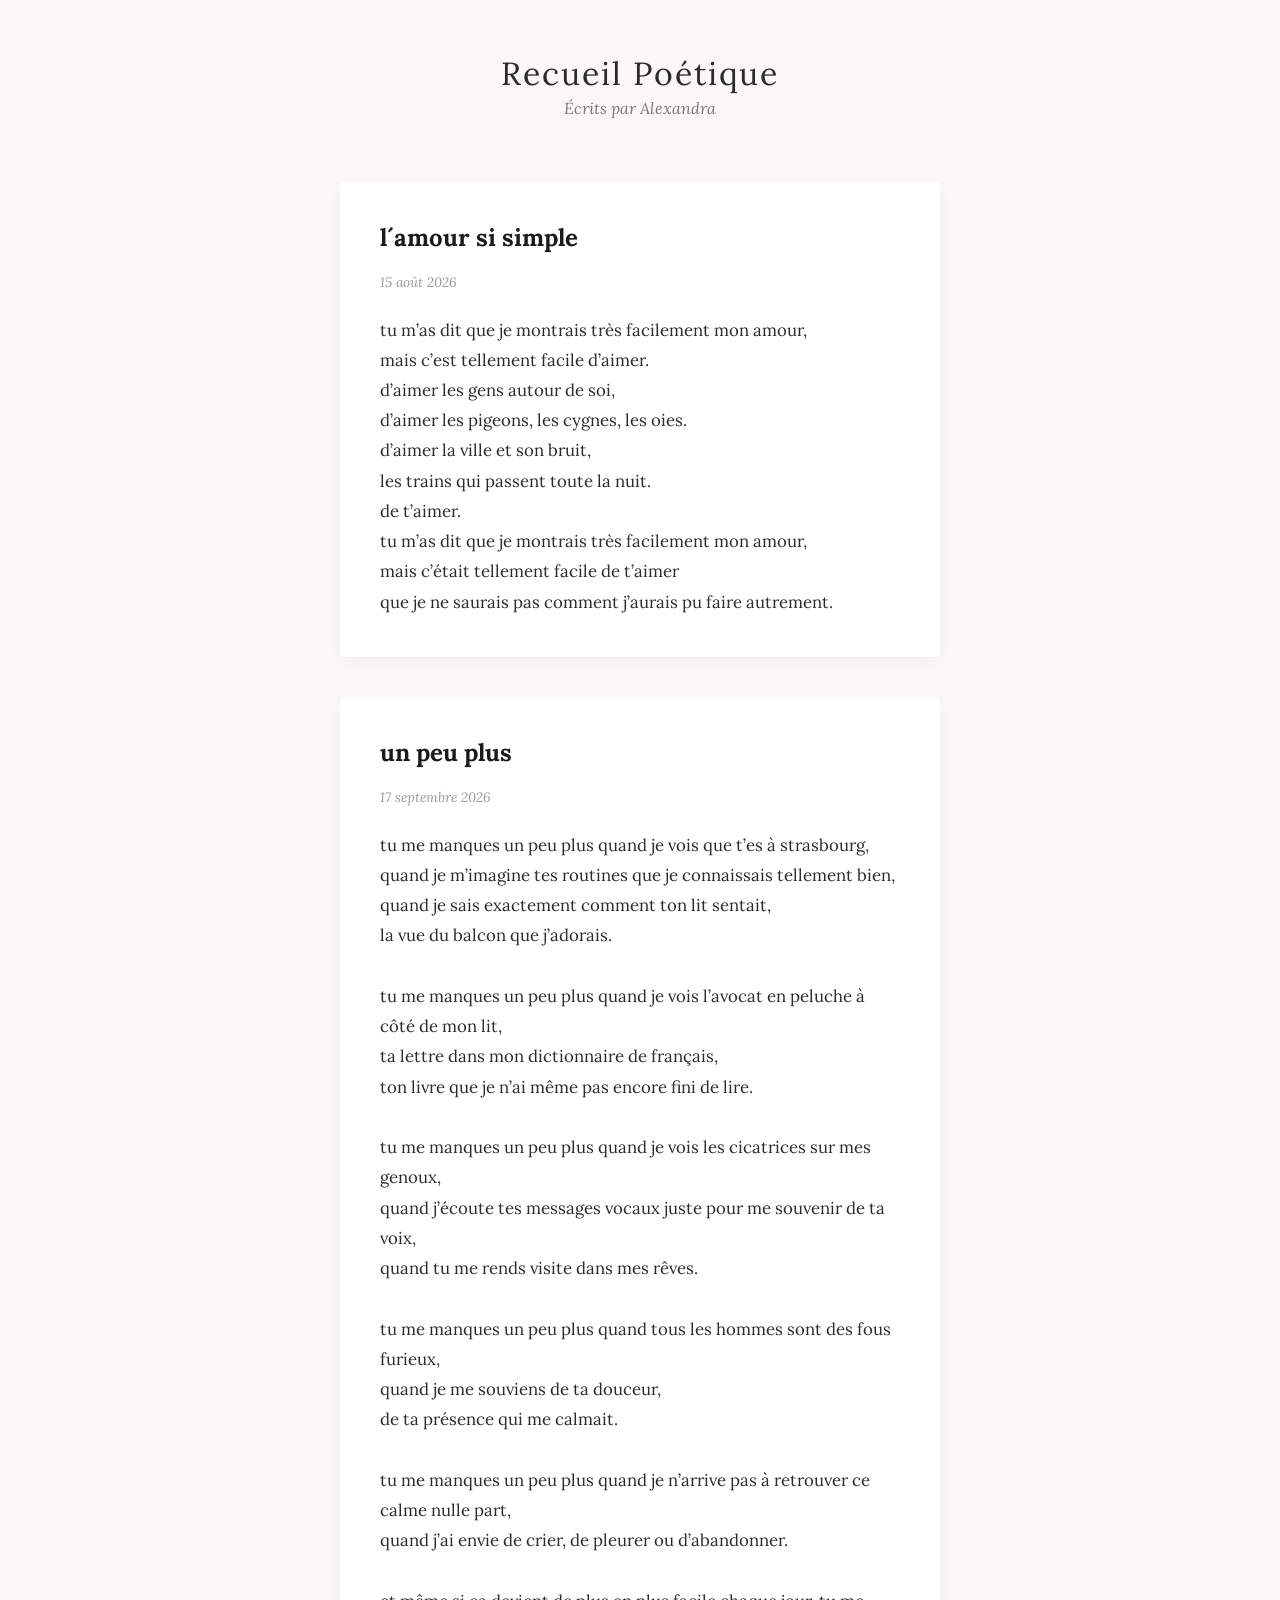
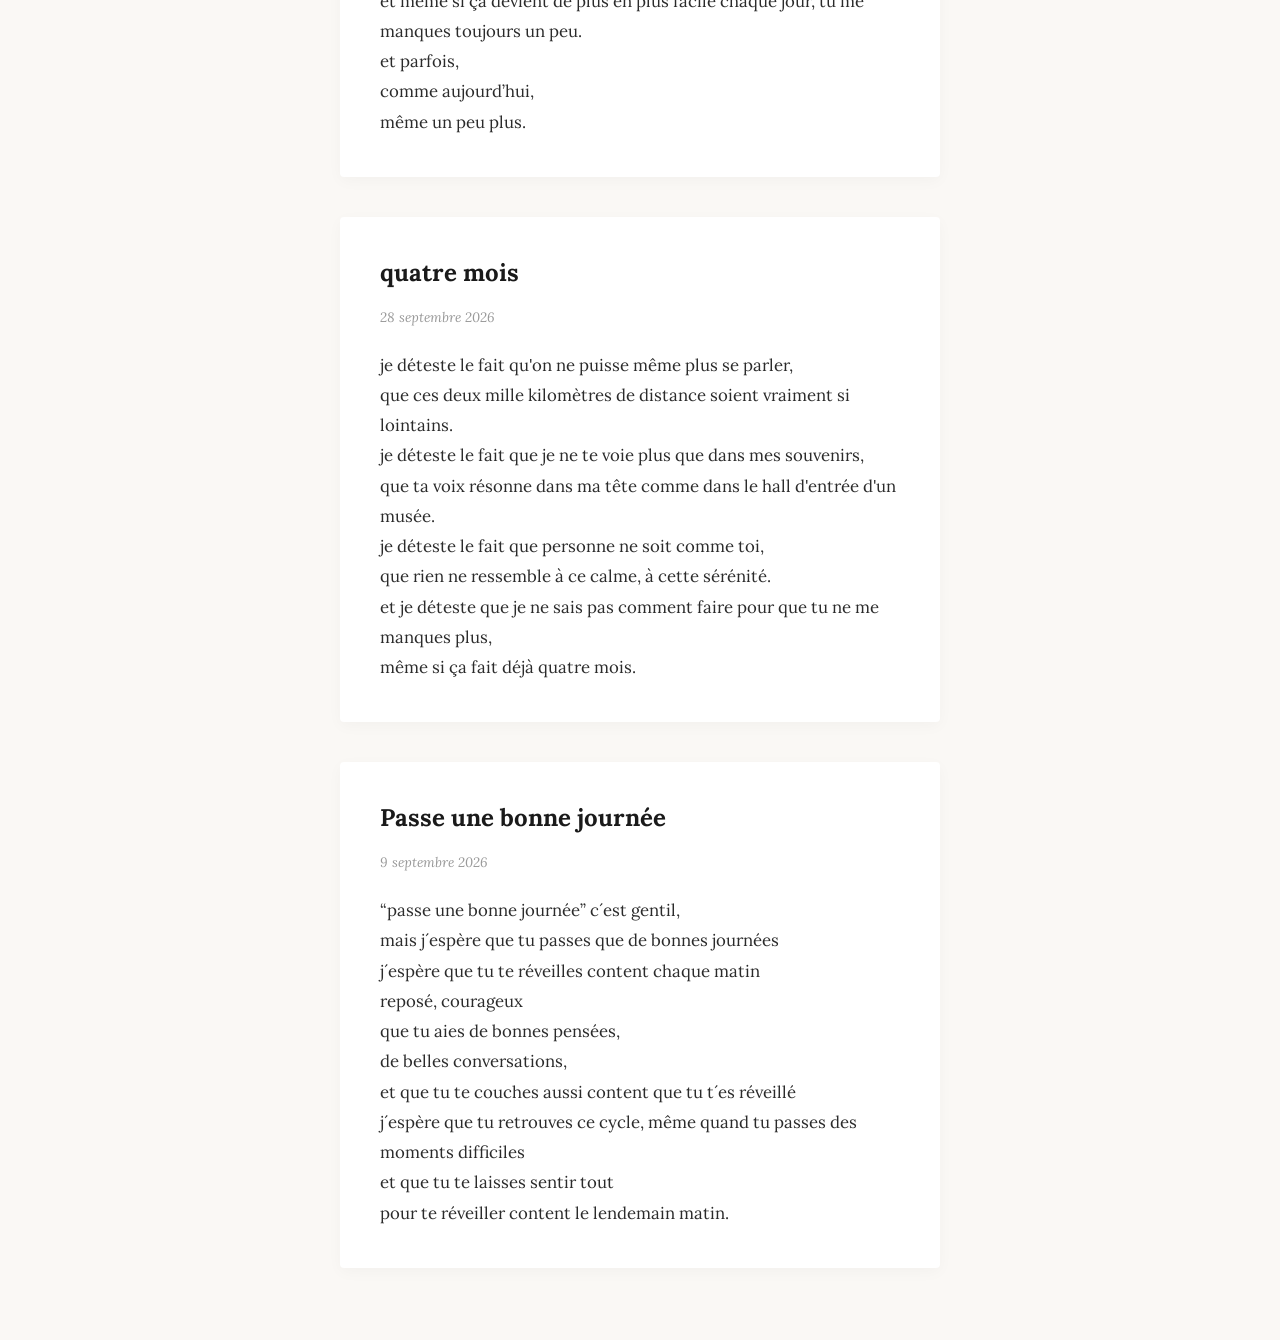
<file: index.html>
<!DOCTYPE html>
<html lang="fr">
<head>
  <meta charset="UTF-8">
  <meta name="viewport" content="width=device-width, initial-scale=1.0">
  <title>Les Poèmes d'Alexandra</title>
  <link rel="stylesheet" href="style.css">
  <!-- Police élégante pour la poésie -->
  <link href="https://fonts.googleapis.com/css2?family=Lora:ital,wght@0,400;0,600;1,400&display=swap" rel="stylesheet">
</head>
<body>

  <header>
    <h1>Recueil Poétique</h1>
    <p>Écrits par Alexandra</p>
  </header>

  <main id="conteneur-poemes">
    <p class="chargement">Chargement des poèmes...</p>
  </main>

  <script>
    // Récupération automatique des poèmes
    fetch('poemes.json')
      .then(response => response.json())
      .then(data => {
        const conteneur = document.getElementById('conteneur-poemes');
        conteneur.innerHTML = ''; // Vide le message de chargement

        data.forEach(poeme => {
          const article = document.createElement('article');
          article.className = 'carte-poeme';

          article.innerHTML = `
            <h2>${poeme.titre}</h2>
            <time>${poeme.date}</time>
            <div class="strophes">${poeme.texte}</div>
          `;

          conteneur.appendChild(article);
        });
      })
      .catch(erreur => {
        console.error('Erreur:', erreur);
        document.getElementById('conteneur-poemes').innerText = "Impossible de charger les textes pour le moment.";
      });
  </script>
</body>
</html>
</file>
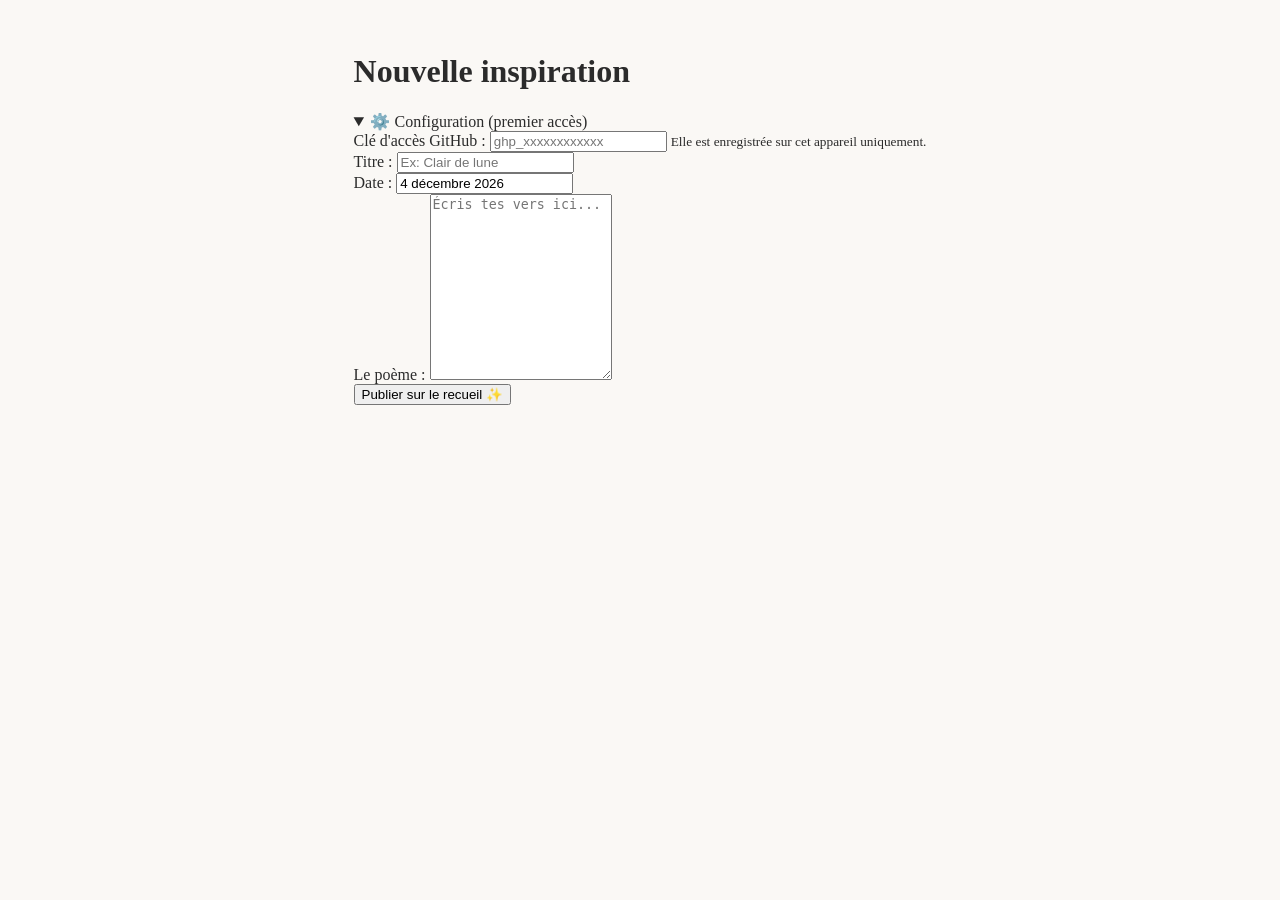
<file: ecrire.html>
<!DOCTYPE html>
<html lang="fr">
<head>
  <meta charset="UTF-8">
  <meta name="viewport" content="width=device-width, initial-scale=1.0">
  <title>Écrire un poème</title>
  <link rel="stylesheet" href="style.css">
</head>
<body class="page-ecriture">

  <div class="form-container">
    <h1>Nouvelle inspiration</h1>

    <!-- Configuration du token (à faire une seule fois) -->
    <details id="zone-config">
      <summary>⚙️ Configuration (premier accès)</summary>
      <div class="champ">
        <label for="token">Clé d'accès GitHub :</label>
        <input type="password" id="token" placeholder="ghp_xxxxxxxxxxxx">
        <small>Elle est enregistrée sur cet appareil uniquement.</small>
      </div>
    </details>

    <form id="form-poeme">
      <div class="champ">
        <label for="titre">Titre :</label>
        <input type="text" id="titre" placeholder="Ex: Clair de lune" required>
      </div>

      <div class="champ">
        <label for="date">Date :</label>
        <input type="text" id="date" required>
      </div>

      <div class="champ">
        <label for="texte">Le poème :</label>
        <textarea id="texte" rows="12" placeholder="Écris tes vers ici..." required></textarea>
      </div>

      <button type="submit" id="btn-publier">Publier sur le recueil ✨</button>
      <p id="statut"></p>
    </form>
  </div>

  <script>
    // Configuration : Remplace par ton pseudo et le nom exact de ton dépôt
    const PROPRIETAIRE = "pauldevilez";
    const DEPOT = "recueil-poemes";
    const FICHIER = "poemes.json";

    // Pré-remplir la date du jour en français
    document.getElementById('date').value = new Date().toLocaleDateString('fr-FR', {
      day: 'numeric', month: 'long', year: 'numeric'
    });

    // Restaurer le token s'il est déjà sauvegardé
    const tokenStocke = localStorage.getItem('cle_github');
    if (tokenStocke) {
      document.getElementById('token').value = tokenStocke;
      document.getElementById('zone-config').removeAttribute('open');
    } else {
      document.getElementById('zone-config').setAttribute('open', '');
    }

    const form = document.getElementById('form-poeme');
    const statut = document.getElementById('statut');
    const bouton = document.getElementById('btn-publier');

    form.addEventListener('submit', async (e) => {
      e.preventDefault();
      
      const token = document.getElementById('token').value.trim();
      if (!token) {
        alert("Veuillez renseigner la clé d'accès dans la section 'Configuration'.");
        return;
      }
      localStorage.setItem('cle_github', token);

      bouton.disabled = true;
      statut.innerText = "Publication en cours...";
      statut.className = "info";

      const nouveauPoeme = {
        titre: document.getElementById('titre').value.trim(),
        date: document.getElementById('date').value.trim(),
        texte: document.getElementById('texte').value
      };

      try {
        const urlApi = `https://api.github.com/repos/${PROPRIETAIRE}/${DEPOT}/contents/${FICHIER}`;
        
        // 1. Récupérer le contenu actuel du fichier et son "sha"
        const resGet = await fetch(urlApi, {
          headers: { 'Authorization': `Bearer ${token}` }
        });

        if (!resGet.ok) throw new Error("Impossible d'accéder au dépôt. Vérifie la clé d'accès.");
        const donneesFichier = await resGet.json();
        
        // Décodage du contenu UTF-8
        const contenuActuel = JSON.parse(decodeURIComponent(escape(atob(donneesFichier.content))));

        // 2. Insérer le nouveau poème tout en haut de la liste
        contenuActuel.unshift(nouveauPoeme);

        // 3. Ré-encoder en Base64 et renvoyer à GitHub
        const nouveauContenuEncode = btoa(unescape(encodeURIComponent(JSON.stringify(contenuActuel, null, 2))));

        const resPut = await fetch(urlApi, {
          method: 'PUT',
          headers: {
            'Authorization': `Bearer ${token}`,
            'Content-Type': 'application/json'
          },
          body: JSON.stringify({
            message: `Ajout du poème : ${nouveauPoeme.titre}`,
            content: nouveauContenuEncode,
            sha: donneesFichier.sha
          })
        });

        if (resPut.ok) {
          statut.innerText = "Poème publié avec succès ! En ligne dans une minute.";
          statut.className = "succes";
          document.getElementById('titre').value = "";
          document.getElementById('texte').value = "";
        } else {
          throw new Error("Erreur lors de la mise à jour sur GitHub.");
        }
      } catch (err) {
        statut.innerText = "Erreur : " + err.message;
        statut.className = "erreur";
      } finally {
        bouton.disabled = false;
      }
    });
  </script>
</body>
</html>
</file>
<file: style.css>
body {
  margin: 0;
  padding: 2rem 1rem;
  background-color: #faf8f5; /* Fond papier doux */
  color: #2b2b2b;
  font-family: 'Lora', Georgia, serif;
  display: flex;
  flex-direction: column;
  align-items: center;
}

header {
  text-align: center;
  margin-bottom: 3rem;
}

header h1 {
  font-weight: 400;
  letter-spacing: 2px;
  margin-bottom: 0.2rem;
}

header p {
  color: #777;
  font-style: italic;
  margin-top: 0;
}

#conteneur-poemes {
  width: 100%;
  max-width: 600px;
}

.carte-poeme {
  background: #ffffff;
  padding: 2.5rem;
  margin-bottom: 2.5rem;
  border-radius: 4px;
  box-shadow: 0 4px 15px rgba(0, 0, 0, 0.03);
}

.carte-poeme h2 {
  margin-top: 0;
  font-size: 1.5rem;
  color: #1a1a1a;
}

.carte-poeme time {
  display: block;
  font-size: 0.85rem;
  color: #999;
  margin-bottom: 1.5rem;
  font-style: italic;
}

/* Crucial pour la poésie : préserve les sauts de vers et de strophes */
.strophes {
  line-height: 1.8;
  font-size: 1.05rem;
  white-space: pre-line;
}
</file>
